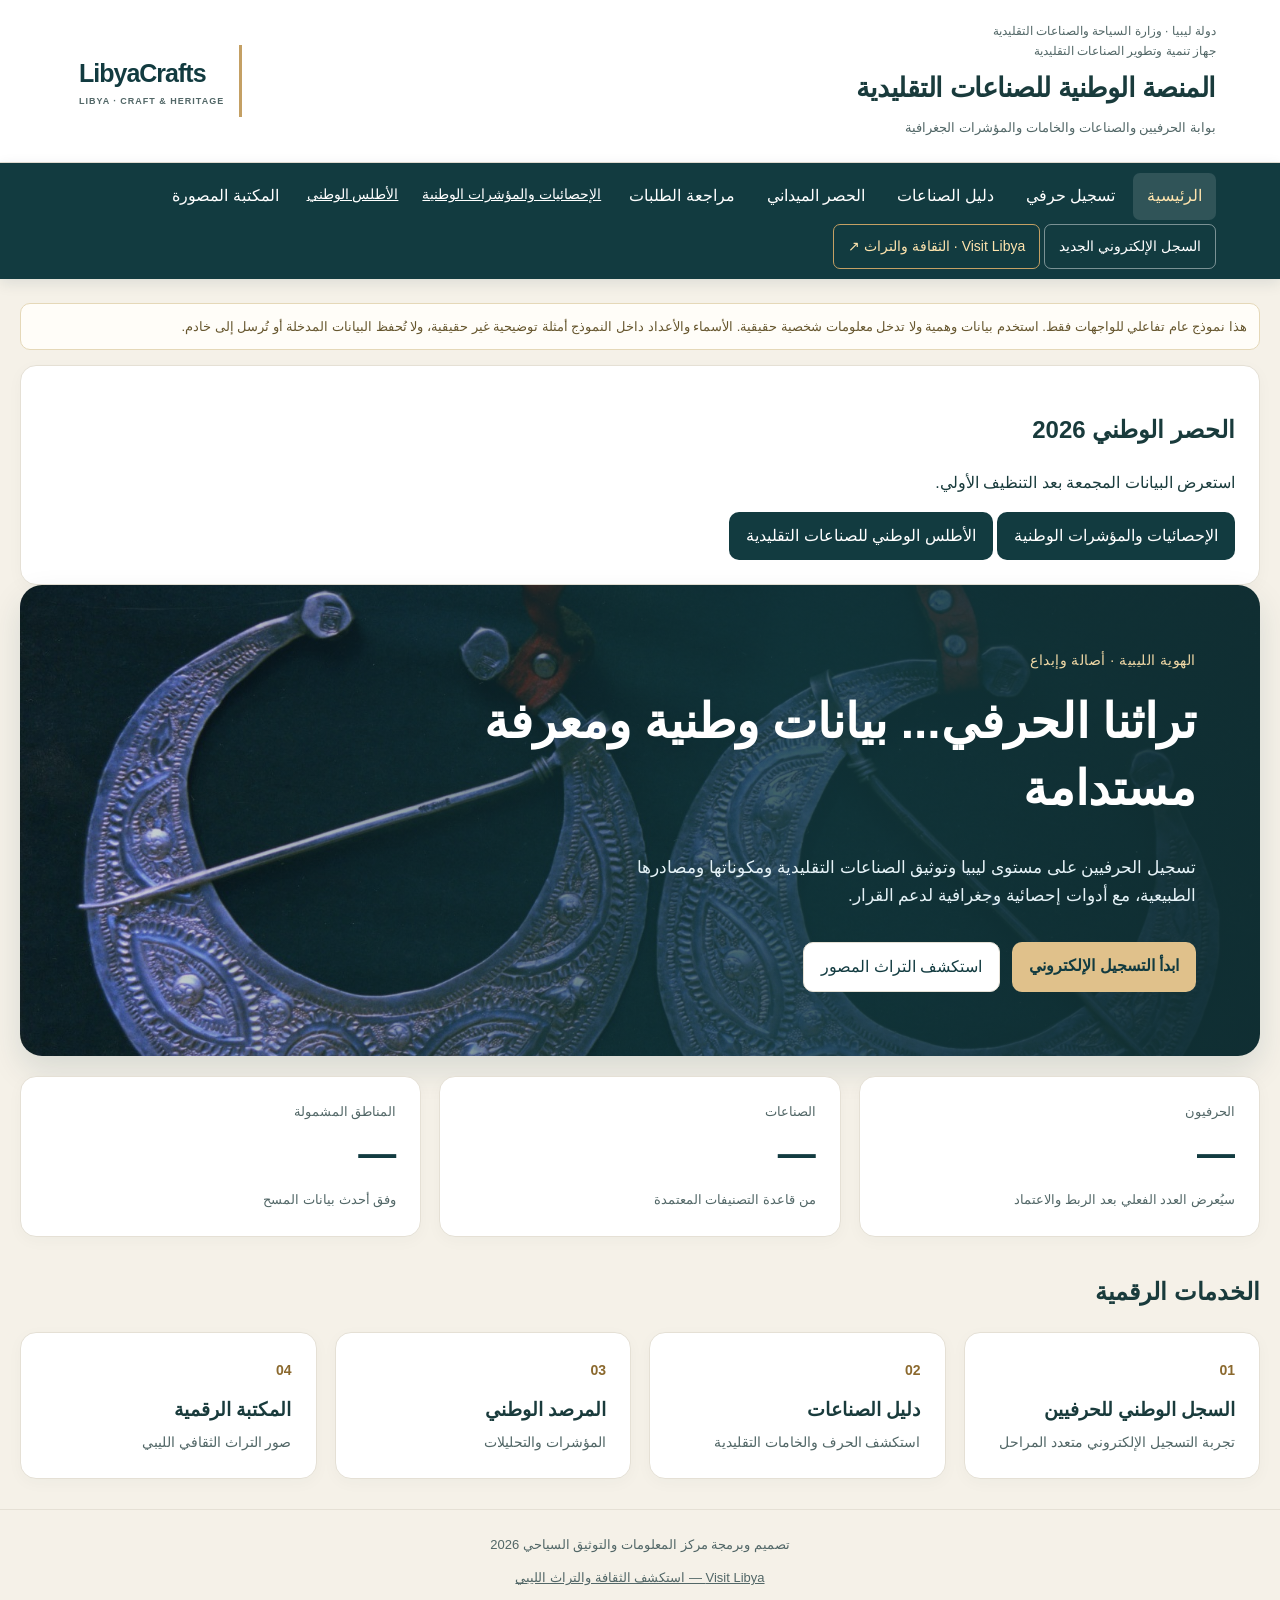
<file: index.html>
<!doctype html><html lang="ar" dir="rtl"><head><meta charset="UTF-8"><meta name="viewport" content="width=device-width,initial-scale=1"><title>المنصة الوطنية للصناعات التقليدية — LibyaCrafts.ly</title><link rel="stylesheet" href="css/style.css"><link rel="stylesheet" href="css/modern.css"><link rel="stylesheet" href="css/executive.css"></head><body>
<header class="top"><div><div class="gov">دولة ليبيا · وزارة السياحة والصناعات التقليدية</div><div class="gov">جهاز تنمية وتطوير الصناعات التقليدية</div><h1>المنصة الوطنية للصناعات التقليدية</h1><small>بوابة الحرفيين والصناعات والخامات والمؤشرات الجغرافية</small></div><div class="logo"><strong>LibyaCrafts</strong><small>LIBYA · CRAFT & HERITAGE</small></div></header>
<nav id="navigation"><button class="active" data-view="home">الرئيسية</button><button data-view="register">تسجيل حرفي</button><button data-view="crafts">دليل الصناعات</button><button data-view="field">الحصر الميداني</button><button data-view="review">مراجعة الطلبات</button><a href="statistics/" style="color:white;padding:10px">الإحصائيات والمؤشرات الوطنية</a><a href="atlas/" style="color:white;padding:10px">الأطلس الوطني</a><button data-view="gallery">المكتبة المصورة</button><a href="registry/index.html" style="color:white;padding:10px 14px;text-decoration:none;border:1px solid #ffffff70;border-radius:7px">السجل الإلكتروني الجديد</a><a href="https://tidclibya2026.github.io/visit.ly/culture" target="_blank" rel="noopener noreferrer" style="color:#ffe4ad;padding:10px 14px;text-decoration:none;border:1px solid #c4a064;border-radius:7px">Visit Libya · الثقافة والتراث ↗</a></nav>
<main class="container"><div class="notice">هذا نموذج عام تفاعلي للواجهات فقط. استخدم بيانات وهمية ولا تدخل معلومات شخصية حقيقية. الأسماء والأعداد داخل النموذج أمثلة توضيحية غير حقيقية، ولا تُحفظ البيانات المدخلة أو تُرسل إلى خادم.</div>
<section class="screen active" id="home"><div class="card"><h2>الحصر الوطني 2026</h2><p>استعرض البيانات المجمعة بعد التنظيف الأولي.</p><a class="btn" href="statistics/">الإحصائيات والمؤشرات الوطنية</a> <a class="btn" href="atlas/">الأطلس الوطني للصناعات التقليدية</a></div><div class="hero"><span class="eyebrow">الهوية الليبية · أصالة وإبداع</span><h2>تراثنا الحرفي... بيانات وطنية ومعرفة مستدامة</h2><p>تسجيل الحرفيين على مستوى ليبيا وتوثيق الصناعات التقليدية ومكوناتها ومصادرها الطبيعية، مع أدوات إحصائية وجغرافية لدعم القرار.</p><div class="hero-actions"><a class="btn gold" href="registry/index.html">ابدأ التسجيل الإلكتروني</a><button class="btn alt" data-go="gallery">استكشف التراث المصور</button></div></div><div class="grid"><div class="card"><div class="muted">الحرفيون</div><div class="number">—</div><small>سيُعرض العدد الفعلي بعد الربط والاعتماد</small></div><div class="card"><div class="muted">الصناعات</div><div class="number">—</div><small>من قاعدة التصنيفات المعتمدة</small></div><div class="card"><div class="muted">المناطق المشمولة</div><div class="number">—</div><small>وفق أحدث بيانات المسح</small></div></div><h2 class="section-title">الخدمات الرقمية</h2><div class="grid services"><a class="card" href="registry/index.html"><span>01</span><h3>السجل الوطني للحرفيين</h3><p>تجربة التسجيل الإلكتروني متعدد المراحل</p></a><button class="card" data-go="crafts"><span>02</span><h3>دليل الصناعات</h3><p>استكشف الحرف والخامات التقليدية</p></button><a class="card" href="statistics/"><span>03</span><h3>المرصد الوطني</h3><p>المؤشرات والتحليلات</p></a><button class="card" data-go="gallery"><span>04</span><h3>المكتبة الرقمية</h3><p>صور التراث الثقافي الليبي</p></button></div></section>
<section class="screen" id="register"><h2>طلب تسجيل حرفي جديد</h2><div class="step">1 · المعلومات الشخصية والموقع</div><div class="card"><div class="formgrid"><div><label>الاسم الكامل *</label><input placeholder="حرفي تجريبي 001"></div><div><label>الجنس</label><select><option>اختر</option><option>ذكر</option><option>أنثى</option><option>أفضل عدم الإجابة</option></select></div><div><label>البلدية *</label><input placeholder="اختر من القائمة الرسمية عند الربط"></div><div><label>المدينة / المحلة *</label><input placeholder="المدينة ثم المحلة"></div><div><label>الهاتف (خاص)</label><input placeholder="رقم وهمي فقط"></div><div><label>سنوات الخبرة</label><input type="number" min="0"></div></div></div></div><div class="step">2 · نوع الحرف والإنتاج</div><div class="card"><div class="formgrid"><div><label>الحرفة الأساسية *</label><select><option>اختر نوع الصناعة</option><option>النسيج</option><option>الصناعات الجلدية</option><option>الحلي والفضة</option><option>الخشب</option><option>الفخار والخزف</option><option>أخرى</option></select></div><div><label>مصدر تعلم الحرفة</label><select><option>اختر</option><option>موروث عائلي</option><option>تدريب</option><option>تعلم ذاتي</option></select></div><div><label>طريقة الإنتاج</label><select><option>فردي</option><option>أسري</option><option>تعاوني</option><option>ورشة</option></select></div><div><label>مصدر المواد الخام</label><select><option>غير محدد</option><option>البيئة المحلية</option><option>وسطاء محليون</option><option>مستوردة</option></select></div></div><label>وصف الحرفة والمنتجات</label><textarea placeholder="المكونات، الأدوات، أساليب الإنتاج..."></textarea><label><input style="width:auto" type="checkbox"> أوافق على استخدام البيانات للتحقق والحصر وفق سياسة الخصوصية المعتمدة</label><br><button class="btn" onclick="alert('واجهة تجريبية فقط: لم يتم إرسال أي بيانات')">حفظ طلب تجريبي</button></div></section>
<section class="screen" id="crafts"><h2>الدليل الوطني للصناعات</h2><div class="grid"><div class="card"><h3>النسيج التقليدي</h3><span class="pill">صوف</span><span class="pill">خيوط</span><span class="pill">أصباغ</span><p class="muted">المكونات والخامات والخطوات ومناطق الانتشار والمنتجات والحرفيون المرتبطون.</p></div><div class="card"><h3>الحلي والفضة</h3><span class="pill">فضة</span><span class="pill">أدوات نقش</span><p class="muted">بطاقة صناعة متعددة المواقع والمواد مع توصيف الأصول والتراث.</p></div><div class="card"><h3>الفخار والخزف</h3><span class="pill">طين</span><span class="pill">فرن</span><p class="muted">توثيق مصدر الخامة وتقنيات التشكيل والحرق.</p></div></div></section>
<section class="screen" id="field"><h2>لوحة الباحث الميداني</h2><div class="grid"><div class="card"><h3>المسودات المحلية</h3><p>حفظ إدخالات الحصر مؤقتاً قبل المراجعة.</p><button class="btn" data-go="register">إدخال استمارة</button></div><div class="card"><h3>نطاق العمل الجغرافي</h3><p>صلاحيات حسب البلدية والمنطقة المكلف بها.</p><small>ستُفعّل بعد تسجيل الدخول.</small></div><div class="card"><h3>المزامنة</h3><p>قائمة الإرسال بعد استعادة الاتصال بالإنترنت.</p><small>خاصية مستقبلية تتطلب تشفيراً محلياً وخطة لتعارض البيانات.</small></div></div></section>
<section class="screen" id="review"><h2>طابور تدقيق واعتماد البيانات</h2><div class="tablewrap"><table><thead><tr><th>رقم الطلب</th><th>نوع السجل</th><th>المرحلة</th><th>الإجراء</th></tr></thead><tbody><tr><td>DEMO-001</td><td>حرفي</td><td>مراجعة محلية</td><td>تحقق ثم إحالة</td></tr><tr><td>DEMO-002</td><td>صناعة</td><td>تدقيق مركزي</td><td>اعتماد أو إعادة</td></tr><tr><td>DEMO-003</td><td>ترحيل تاريخي</td><td>مراجعة تكرار</td><td>مطابقة بشرية</td></tr></tbody></table></div></section>
<section class="screen" id="stats"><h2>المرصد الوطني للصناعات التقليدية</h2><p class="muted">عرض توضيحي لشكل التحليلات، وليس بيانات رسمية.</p><div class="card"><h3>عدد الحرفيين حسب الصناعة — قيم تجريبية</h3><div class="bars"><div>النسيج <div class="bar"><span style="width:70%"></span></div></div><div>الجلود <div class="bar"><span style="width:48%"></span></div></div><div>الحلي <div class="bar"><span style="width:60%"></span></div></div><div>الخزف <div class="bar"><span style="width:33%"></span></div></div></div></div><div class="grid"><div class="card">الفلترة حسب: المدينة، السنة، نوع الصناعة، الجنس</div><div class="card">التقارير: سنوي، بلديات، تدريب، خامات، مخاطر الاندثار</div></div></section>
<section class="screen" id="map"><h2>الأطلس الجغرافي للصناعات التقليدية</h2><div class="placeholder">ستُضاف هنا خريطة ليبيا التفاعلية بحدود إدارية معتمدة وبيانات مكانية منشورة بإذن.<br>لن تُعرض مواقع المنازل والورش الخاصة بدقة دون سند وموافقة.</div><div class="grid"><div class="card">طبقة الحرفيين (تجميع جغرافي)</div><div class="card">طبقة الورش ومراكز الإنتاج</div><div class="card">طبقة مصادر المواد الخام</div></div></section><section class="screen" id="gallery"><h2>المكتبة المصورة للتراث والصناعات</h2><p>صور من مستودع التراث الثقافي غير المادي؛ التصنيف بحسب وصف المصدر.</p><label for="filter">التصنيف</label><select id="filter"><option value="all">الكل</option><option value="craft">الحرف والأدوات والزينة</option><option value="culture">السياق الثقافي</option></select><div class="grid gallery" id="photos"></div><p><a href="https://github.com/tidclibya2026/Intangible-heritage" target="_blank" rel="noopener">مصدر الصور</a></p><h2>معاينة الأرشيف المحلي</h2><p>اختر مجلد الصور من جهازك. المعاينة محلية فقط ولا ترفع الملفات أو تحفظها.</p><input id="local" type="file" webkitdirectory multiple accept="image/*"><div class="grid gallery" id="localPhotos"></div><dialog id="viewer"><button class="btn" id="close">إغلاق</button><img id="large" alt=""><p id="caption"></p></dialog></section></main>
<footer>تصميم وبرمجة مركز المعلومات والتوثيق السياحي 2026<div style="margin-top:12px"><a href="https://tidclibya2026.github.io/visit.ly/culture" target="_blank" rel="noopener noreferrer" style="color:inherit">Visit Libya — استكشف الثقافة والتراث الليبي</a></div></footer><script src="js/app.js" defer></script></body></html>
</file>
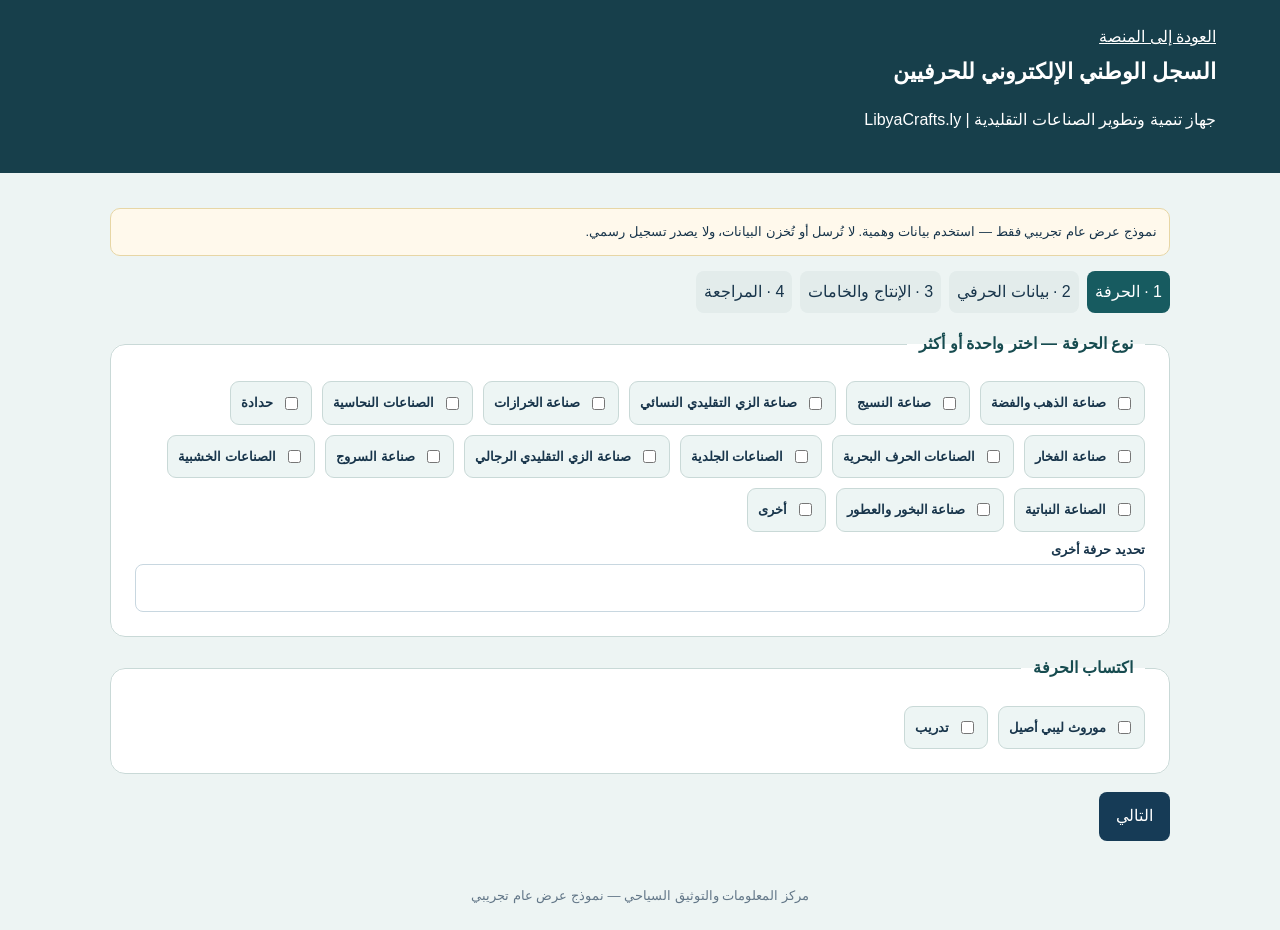
<file: registry/index.html>
<!doctype html><html lang="ar" dir="rtl"><head><meta charset="utf-8"><meta name="viewport" content="width=device-width,initial-scale=1"><title>السجل الوطني للحرفيين | LibyaCrafts</title><link rel="stylesheet" href="../css/style.css"><style>body{background:#edf4f3}header{background:#173f4b;color:white;padding:24px 5%}header a{color:white}main{max-width:1100px;margin:auto;padding:20px}fieldset{border:1px solid #c9d9d7;border-radius:15px;padding:24px;margin:18px 0;background:white}legend{font-weight:bold;color:#174c50;padding:0 12px}.choices{display:flex;flex-wrap:wrap;gap:10px}.choice{display:flex;align-items:center;gap:8px;background:#edf5f4;border:1px solid #c9d9d7;border-radius:9px;padding:10px;margin:0}.choice input{width:auto;accent-color:#176767}input,select,textarea{color:#18354b}.steps{display:flex;gap:8px;flex-wrap:wrap}.steps span{padding:8px;background:#e3eceb;border-radius:8px}.steps .current{background:#175b60;color:white}button:focus-visible{outline:3px solid #bc9235}.actions{display:flex;gap:10px;flex-wrap:wrap}#error{color:#a51f28} [hidden]{display:none!important}dt{font-weight:bold}dd{margin:0 0 12px} @media print{header a,.actions,.steps,.notice,form{display:none}body{background:white}}</style></head><body><header><a href="../index.html">العودة إلى المنصة</a><h1>السجل الوطني الإلكتروني للحرفيين</h1><p>جهاز تنمية وتطوير الصناعات التقليدية | LibyaCrafts.ly</p></header><main><div class="notice">نموذج عرض عام تجريبي فقط — استخدم بيانات وهمية. لا تُرسل أو تُخزن البيانات، ولا يصدر تسجيل رسمي.</div><div class="steps" id="steps"></div><form id="form"><section data-step><fieldset><legend>نوع الحرفة — اختر واحدة أو أكثر</legend><div class="choices"><label class="choice"><input type="checkbox" name="craft" value="صناعة الذهب والفضة"> صناعة الذهب والفضة</label><label class="choice"><input type="checkbox" name="craft" value="صناعة النسيج"> صناعة النسيج</label><label class="choice"><input type="checkbox" name="craft" value="صناعة الزي التقليدي النسائي"> صناعة الزي التقليدي النسائي</label><label class="choice"><input type="checkbox" name="craft" value="صناعة الخرازات"> صناعة الخرازات</label><label class="choice"><input type="checkbox" name="craft" value="الصناعات النحاسية"> الصناعات النحاسية</label><label class="choice"><input type="checkbox" name="craft" value="حدادة"> حدادة</label><label class="choice"><input type="checkbox" name="craft" value="صناعة الفخار"> صناعة الفخار</label><label class="choice"><input type="checkbox" name="craft" value="الصناعات الحرف البحرية"> الصناعات الحرف البحرية</label><label class="choice"><input type="checkbox" name="craft" value="الصناعات الجلدية"> الصناعات الجلدية</label><label class="choice"><input type="checkbox" name="craft" value="صناعة الزي التقليدي الرجالي"> صناعة الزي التقليدي الرجالي</label><label class="choice"><input type="checkbox" name="craft" value="صناعة السروج"> صناعة السروج</label><label class="choice"><input type="checkbox" name="craft" value="الصناعات الخشبية"> الصناعات الخشبية</label><label class="choice"><input type="checkbox" name="craft" value="الصناعة النباتية"> الصناعة النباتية</label><label class="choice"><input type="checkbox" name="craft" value="صناعة البخور والعطور"> صناعة البخور والعطور</label><label class="choice"><input type="checkbox" name="craft" value="أخرى"> أخرى</label></div><label>تحديد حرفة أخرى</label><input name="other" disabled></fieldset><fieldset><legend>اكتساب الحرفة</legend><div class="choices"><label class="choice"><input type="checkbox" name="learning" value="موروث ليبي أصيل"> موروث ليبي أصيل</label><label class="choice"><input type="checkbox" name="learning" value="تدريب"> تدريب</label></div></fieldset></section><section data-step hidden><fieldset><legend>بيانات الحرفي</legend><div class="formgrid"><div><label>اسم الحرفي التجريبي</label><input name="name" required maxlength="100" placeholder="مثال: حرفي تجريبي 001"></div><div><label>ذو احتياجات خاصة (اختياري)</label><select name="disability"><option value="">غير محدد</option><option>نعم</option><option>لا</option></select></div><div><label>المدينة</label><select name="city" required><option value="">اختر المدينة</option><option>طرابلس</option><option>بنغازي</option><option>مصراتة</option><option>سبها</option><option>غدامس</option><option>غات</option><option>أوباري</option><option>زليتن</option><option>الخمس</option><option>زوارة</option><option>الزاوية</option><option>غريان</option><option>نالوت</option><option>درنة</option><option>البيضاء</option><option>طبرق</option><option>سرت</option><option>إجدابيا</option><option>أوجلة</option><option>جالو</option><option>الكفرة</option><option>أخرى</option></select></div><div><label>سنوات الخبرة</label><input name="experience" type="number" min="0" max="90"></div></div></fieldset></section><section data-step hidden><fieldset><legend>المواد الخام وطريقة الإنتاج — حقول تطوير مقترحة</legend><h3>مصدر المواد الخام</h3><div class="choices"><label class="choice"><input type="checkbox" name="materials" value="محلية"> محلية</label><label class="choice"><input type="checkbox" name="materials" value="مستوردة"> مستوردة</label><label class="choice"><input type="checkbox" name="materials" value="إعادة استخدام"> إعادة استخدام</label></div><h3>طريقة الإنتاج</h3><div class="choices"><label class="choice"><input type="checkbox" name="production" value="يدوي"> يدوي</label><label class="choice"><input type="checkbox" name="production" value="آلي"> آلي</label><label class="choice"><input type="checkbox" name="production" value="مختلط"> مختلط</label></div><label>وصف المنتجات</label><textarea name="description" maxlength="500"></textarea></fieldset></section><section data-step hidden><fieldset><legend>مراجعة البيانات التجريبية</legend><dl id="summary"></dl></fieldset></section><p id="error" role="alert"></p><div class="actions"><button type="button" class="btn alt" id="prev">السابق</button><button type="button" class="btn" id="next">التالي</button></div></form><section id="receipt" hidden><h2>اكتملت محاكاة التسجيل</h2><p>لم تُرسل أو تُحفظ البيانات ولم يصدر رقم تسجيل رسمي.</p><dl id="result"></dl><div class="actions"><button class="btn" id="print">طباعة معاينة</button><button class="btn alt" id="reset">تسجيل تجريبي جديد</button></div></section></main><footer>مركز المعلومات والتوثيق السياحي — نموذج عرض عام تجريبي</footer><script src="registry.js"></script></body></html>
</file>
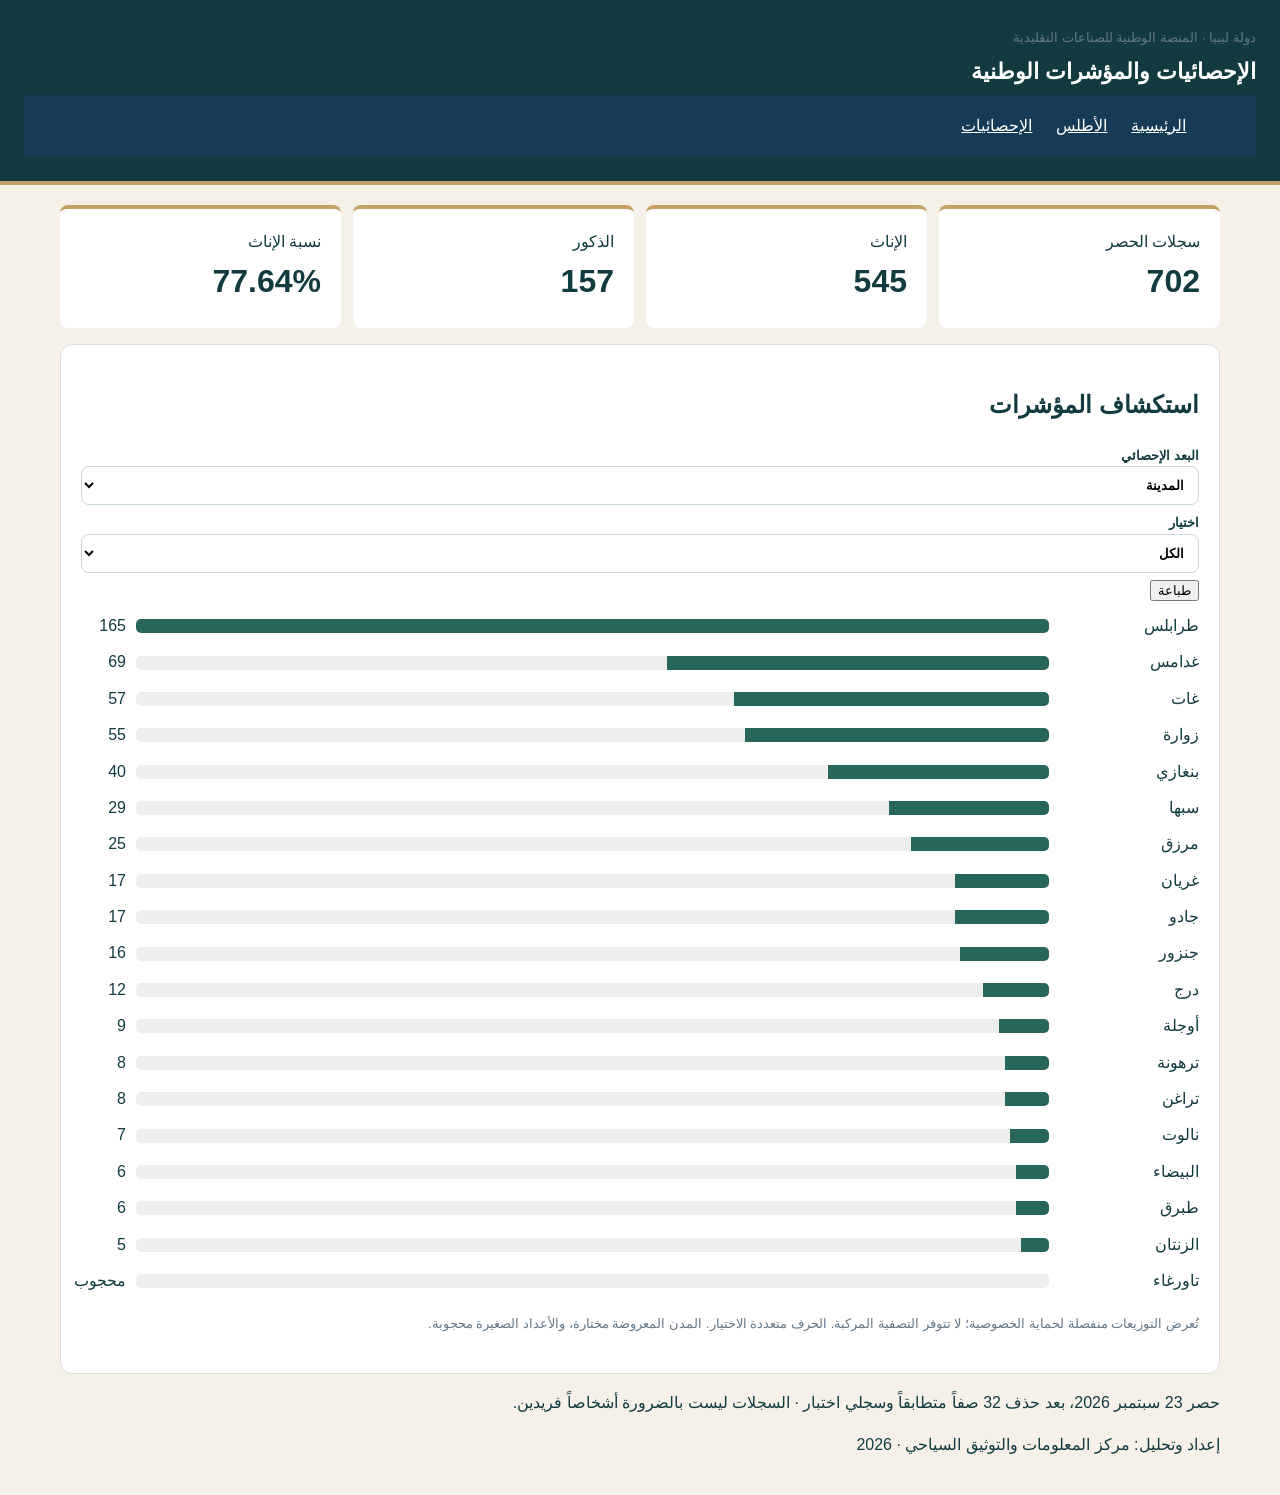
<file: statistics/index.html>
<!doctype html><html lang="ar" dir="rtl"><meta charset="utf-8"><meta name="viewport" content="width=device-width,initial-scale=1"><link rel="stylesheet" href="../css/style.css"><style>body{background:#f5f1e8;color:#123b40;font-family:Tahoma,Arial,sans-serif}header{background:#123b40;color:white;padding:24px;border-bottom:4px solid #c4a064}main{max-width:1200px;margin:auto;padding:20px}nav a{color:inherit;margin:8px}section{background:white;border:1px solid #ddd;border-radius:12px;padding:20px;margin:16px 0}.metrics{display:flex;flex-wrap:wrap;gap:12px}.metrics div{flex:1;min-width:120px;background:white;padding:20px;border-top:4px solid #c4a064;border-radius:8px}.metrics strong{display:block;font-size:32px}.barrow{display:grid;grid-template-columns:140px 1fr 45px;gap:10px;align-items:center;margin:10px 0}.track{background:#eee;height:14px;border-radius:5px;overflow:hidden}.fill{height:100%;background:#28665c}select{max-width:100%;padding:10px}small{line-height:1.8}@media print{nav,button,select{display:none}}</style><title>الإحصائيات والمؤشرات الوطنية</title><header><small>دولة ليبيا · المنصة الوطنية للصناعات التقليدية</small><h1>الإحصائيات والمؤشرات الوطنية</h1><nav><a href="../">الرئيسية</a><a href="../atlas/">الأطلس</a><a href="../statistics/">الإحصائيات</a></nav></header><main><div class="metrics" id="metrics"></div><section><h2>استكشاف المؤشرات</h2><label>البعد الإحصائي <select id="dim"><option value="cities">المدينة</option><option value="crafts">الحرفة</option><option value="gender">الجنس</option></select></label> <label>اختيار <select id="pick"></select></label> <button onclick="print()">طباعة</button><div id="bars"></div><p><small>تُعرض التوزيعات منفصلة لحماية الخصوصية؛ لا تتوفر التصفية المركبة. الحرف متعددة الاختيار. المدن المعروضة مختارة، والأعداد الصغيرة محجوبة.</small></p></section><p id="source"></p><p>إعداد وتحليل: مركز المعلومات والتوثيق السياحي · 2026</p></main><script>fetch('../data/statistics-2026.json').then(r=>{if(!r.ok)throw Error();return r.json()}).then(d=>{const m=document.getElementById('metrics'),dim=document.getElementById('dim'),pick=document.getElementById('pick'),bars=document.getElementById('bars');m.innerHTML=[['سجلات الحصر',d.total],['الإناث',d.female],['الذكور',d.male],['نسبة الإناث',(100*d.female/d.total).toFixed(2)+'%']].map(x=>'<div>'+x[0]+'<strong>'+x[1]+'</strong></div>').join('');document.getElementById('source').textContent=d.source+' · السجلات ليست بالضرورة أشخاصاً فريدين.';function rows(){return dim.value==='gender'?[['إناث',d.female],['ذكور',d.male]]:d[dim.value]}function draw(){const a=rows(),max=Math.max(...a.map(x=>x[1]||0));bars.innerHTML=a.filter(x=>!pick.value||x[0]===pick.value).map(x=>'<div class="barrow"><span>'+x[0]+'</span><div class="track"><div class="fill" style="width:'+((x[1]||0)/max*100)+'%"></div></div><span>'+(x[1]??'محجوب')+'</span></div>').join('')}function reset(){pick.innerHTML='<option value="">الكل</option>'+rows().map(x=>'<option>'+x[0]+'</option>').join('');draw()}dim.onchange=reset;pick.onchange=draw;reset()}).catch(()=>document.getElementById('metrics').textContent='تعذر تحميل البيانات');</script></html>
</file>
<file: css/style.css>
:root{--ink:#18354b;--navy:#163b56;--gold:#a67b35;--bg:#f3f6f8;--line:#e0e7ed;--muted:#637788;--white:#fff}*{box-sizing:border-box}body{margin:0;font-family:Tahoma,Arial,sans-serif;background:var(--bg);color:var(--ink);line-height:1.65}.top{background:white;border-bottom:3px solid var(--gold);padding:18px 5%;display:flex;align-items:center;gap:20px;justify-content:space-between;flex-wrap:wrap}.gov{font-size:12px;color:var(--muted)}h1{font-size:22px;margin:4px 0}.logo{height:64px;width:75px;border:1px dashed #9daeb8;display:grid;place-items:center;text-align:center;font-size:10px;color:var(--muted);border-radius:8px}nav{background:var(--navy);padding:10px 5%;display:flex;flex-wrap:wrap;gap:8px}nav button{background:transparent;border:0;color:white;padding:10px 14px;cursor:pointer;border-radius:7px;font:inherit}nav button.active,nav button:hover{background:#2c607d}.container{max-width:1200px;margin:24px auto;padding:0 20px}.screen{display:none}.screen.active{display:block}.hero{background:linear-gradient(120deg,#123952,#276783);padding:32px;border-radius:17px;color:#fff}.hero p{max-width:700px;color:#e5f2f7}.grid{display:grid;grid-template-columns:repeat(auto-fit,minmax(220px,1fr));gap:15px;margin:20px 0}.card{background:white;border:1px solid var(--line);border-radius:13px;padding:20px}.number{font-size:31px;font-weight:bold;color:var(--navy)}.muted{color:var(--muted);font-size:13px}.btn{border:0;border-radius:8px;padding:11px 17px;background:var(--navy);color:#fff;font:inherit;cursor:pointer}.btn.alt{background:white;color:var(--navy);border:1px solid var(--line)}.card h3{margin-top:0}label{display:block;font-weight:bold;font-size:13px;margin:7px 0 4px}input,select,textarea{width:100%;padding:10px 12px;border:1px solid #c8d7e0;border-radius:8px;background:#fff;font:inherit;min-width:0}textarea{min-height:85px}.formgrid{display:grid;grid-template-columns:repeat(auto-fit,minmax(235px,1fr));gap:12px}.pill{display:inline-block;padding:4px 10px;background:#eef4f6;color:var(--navy);border-radius:999px;margin:4px;font-size:12px}.bars{display:grid;gap:12px}.bar{background:#dce6ed;height:19px;border-radius:20px;overflow:hidden}.bar span{display:block;background:#25708a;height:100%}.placeholder{height:300px;border-radius:12px;background:repeating-linear-gradient(45deg,#e8eff3 0,#e8eff3 18px,#dde9f0 18px,#dde9f0 36px);display:grid;place-items:center;color:#506c7d;text-align:center;padding:20px}.step{background:#eef3f6;border-right:4px solid var(--gold);padding:10px;margin:10px 0}.tablewrap{overflow:auto}table{border-collapse:collapse;width:100%;background:white}th,td{padding:11px;border-bottom:1px solid var(--line);text-align:right}th{background:#eef3f6}footer{text-align:center;padding:24px;color:var(--muted);font-size:13px}small{color:var(--muted)}.notice{background:#fff9ec;padding:12px;border:1px solid #e7d6a5;border-radius:10px;font-size:13px;margin:15px 0}@media(max-width:650px){h1{font-size:18px}.top{padding:15px}.hero{padding:20px}} 
.hero{background:linear-gradient(90deg,#123952ed,#12395266),url('https://raw.githubusercontent.com/tidclibya2026/Intangible-heritage/main/26.jpg') center/cover;min-height:300px;display:flex;flex-direction:column;justify-content:center;align-items:flex-start}.gallery img{width:100%;height:190px;object-fit:cover;border-radius:9px}.gallery button{width:100%;text-align:right;background:white;border:1px solid var(--line);padding:12px;border-radius:12px;cursor:pointer;font:inherit}.gallery button:focus-visible,nav button:focus-visible{outline:3px solid #d6a64c}dialog{max-width:90vw;border:0;border-radius:14px;padding:18px}dialog img{max-width:80vw;max-height:70vh;display:block;margin:12px auto}dialog::backdrop{background:#102b3cbb}.top .logo{border:0;font-weight:bold;color:var(--navy);font-size:16px}.top{position:sticky;top:0;z-index:2} @media(max-width:650px){.top{position:static}.gallery img{height:150px}}
</file>
<file: css/modern.css>
:root{--ink:#193b3c;--navy:#123b40;--gold:#c4a064;--bg:#f5f1e8;--line:#e5e0d5;--muted:#526767}body{font-family:Tahoma,Arial,sans-serif;background:var(--bg)}.top{padding:22px max(5%,calc((100% - 1320px)/2));border-bottom:1px solid var(--line);position:static}.top h1{font-size:clamp(19px,2.1vw,29px);letter-spacing:-.5px}.top .logo{width:auto;height:auto;display:flex;flex-direction:column;align-items:flex-start;border-right:3px solid var(--gold);border-radius:0;padding:8px 15px;direction:ltr}.logo strong{font-size:25px;letter-spacing:-1px}.logo small{font-size:9px;letter-spacing:1px}nav{position:sticky;top:0;z-index:5;gap:4px;box-shadow:0 4px 14px #123b401c}nav button.active,nav button:hover{background:#ffffff20;color:#ffe4ad}nav a{font-size:14px}.container{max-width:1360px;margin:24px auto}.notice{background:#fffdf8;border-color:#e5d8b8;color:#67572f}.hero{min-height:390px;padding:clamp(24px,5vw,70px);border-radius:22px;background:linear-gradient(270deg,#102f33f5 0%,#123b40dd 40%,#123b4033 100%),url('../banner.jpeg') center/cover;box-shadow:0 14px 32px #123b4020}.hero h2{font-size:clamp(28px,4vw,48px);max-width:720px;line-height:1.4;margin:15px 0}.hero p{font-size:17px;max-width:610px}.eyebrow{color:#f0d8a6;font-size:14px;letter-spacing:.5px}.hero-actions{display:flex;gap:12px;flex-wrap:wrap;margin-top:15px}.btn{text-decoration:none;display:inline-block;border-radius:10px}.btn.gold{background:#e0c18b;color:#123b40;font-weight:bold}.card{border-radius:16px;padding:24px;box-shadow:0 4px 16px #123b4008}.grid{gap:18px}.number{font-size:38px}.section-title{margin-top:35px}.services .card{font:inherit;text-align:right;color:var(--ink);text-decoration:none;cursor:pointer;transition:transform .18s,border-color .18s}.services .card:hover{transform:translateY(-3px);border-color:var(--gold)}.services span{color:#8b692e;font-weight:bold;font-size:14px}.services h3{margin:12px 0 5px}.services p{font-size:14px;color:var(--muted);margin:0}.gallery button{border-radius:16px;overflow:hidden;padding:9px}.gallery img{height:210px}.gallery span{display:block;padding:8px}.bar span{background:#37756e}.step{background:#e8eee9}.placeholder{background:#e6ede8}button:focus-visible,a:focus-visible,input:focus-visible,select:focus-visible,textarea:focus-visible{outline:3px solid #b48b45;outline-offset:3px}footer{border-top:1px solid var(--line);margin-top:30px}@media(max-width:650px){nav{position:static;padding:8px;gap:2px}nav button{font-size:13px;padding:8px}.hero{min-height:340px}.hero p{font-size:14px}.top .logo{display:none}.container{padding:0 12px}.grid{grid-template-columns:repeat(auto-fit,minmax(min(100%,200px),1fr))}.card{padding:18px}}@media(prefers-reduced-motion:reduce){*{transition:none!important}}
.hero{background-position:center 55%;background-size:cover;background-image:linear-gradient(270deg,#102f33f5 0%,#123b40cc 38%,#123b4020 100%),url('../banner.jpeg')}@media(max-width:650px){.hero{background-image:linear-gradient(270deg,#102f33e8,#123b4077),url('../banner.jpeg')}}
</file>
<file: css/executive.css>
.exec{margin-bottom:32px}.exec-head{display:flex;justify-content:space-between;align-items:center;gap:16px;background:#123b40;color:white;border-radius:18px;padding:24px}.exec-head h2{margin:6px 0;font-size:clamp(22px,3vw,34px)}.exec-head p{margin:0;color:#d8e7e3}.exec-head .btn{background:#e0c18b;color:#123b40}.exec-filters{display:flex;gap:15px;align-items:end;flex-wrap:wrap;margin:16px 0}.exec-filters label{flex:1;min-width:180px}.exec-kpis{display:grid;grid-template-columns:repeat(auto-fit,minmax(155px,1fr));gap:12px}.exec-kpis .card{padding:16px;border-top:3px solid #c4a064}.exec-kpis strong{display:block;font-size:30px;color:#123b40}.exec-grid{display:grid;grid-template-columns:repeat(2,minmax(0,1fr));gap:16px;margin-top:16px}.exec-row{display:grid;grid-template-columns:100px 1fr 45px;gap:8px;align-items:center;margin:8px 0;font-size:12px}.exec-track{background:#e6eee9;height:12px;border-radius:8px;overflow:hidden}.exec-fill{height:100%;background:#37756e;border-radius:8px}.exec-grid svg{width:100%;background:#edf3ef;border-radius:10px}.exec-grid svg text{font-size:12px;fill:#123b40}.exec-grid svg g[role=button]{cursor:pointer}.exec-grid svg g:focus{outline:2px solid #a67b35}@media(max-width:800px){.exec-grid{grid-template-columns:1fr}.exec-head{align-items:flex-start;flex-direction:column}}@media print{body:has(.exec) .top,body:has(.exec) nav,body:has(.exec) .notice,body:has(.exec) .hero,body:has(.exec) #home> .grid,body:has(.exec) .section-title,.exec-filters,#exec-print{display:none!important}.exec-grid{display:block}.exec-grid article{break-inside:avoid;margin-bottom:12px}.exec-head{color:#123b40;background:white}}
</file>
